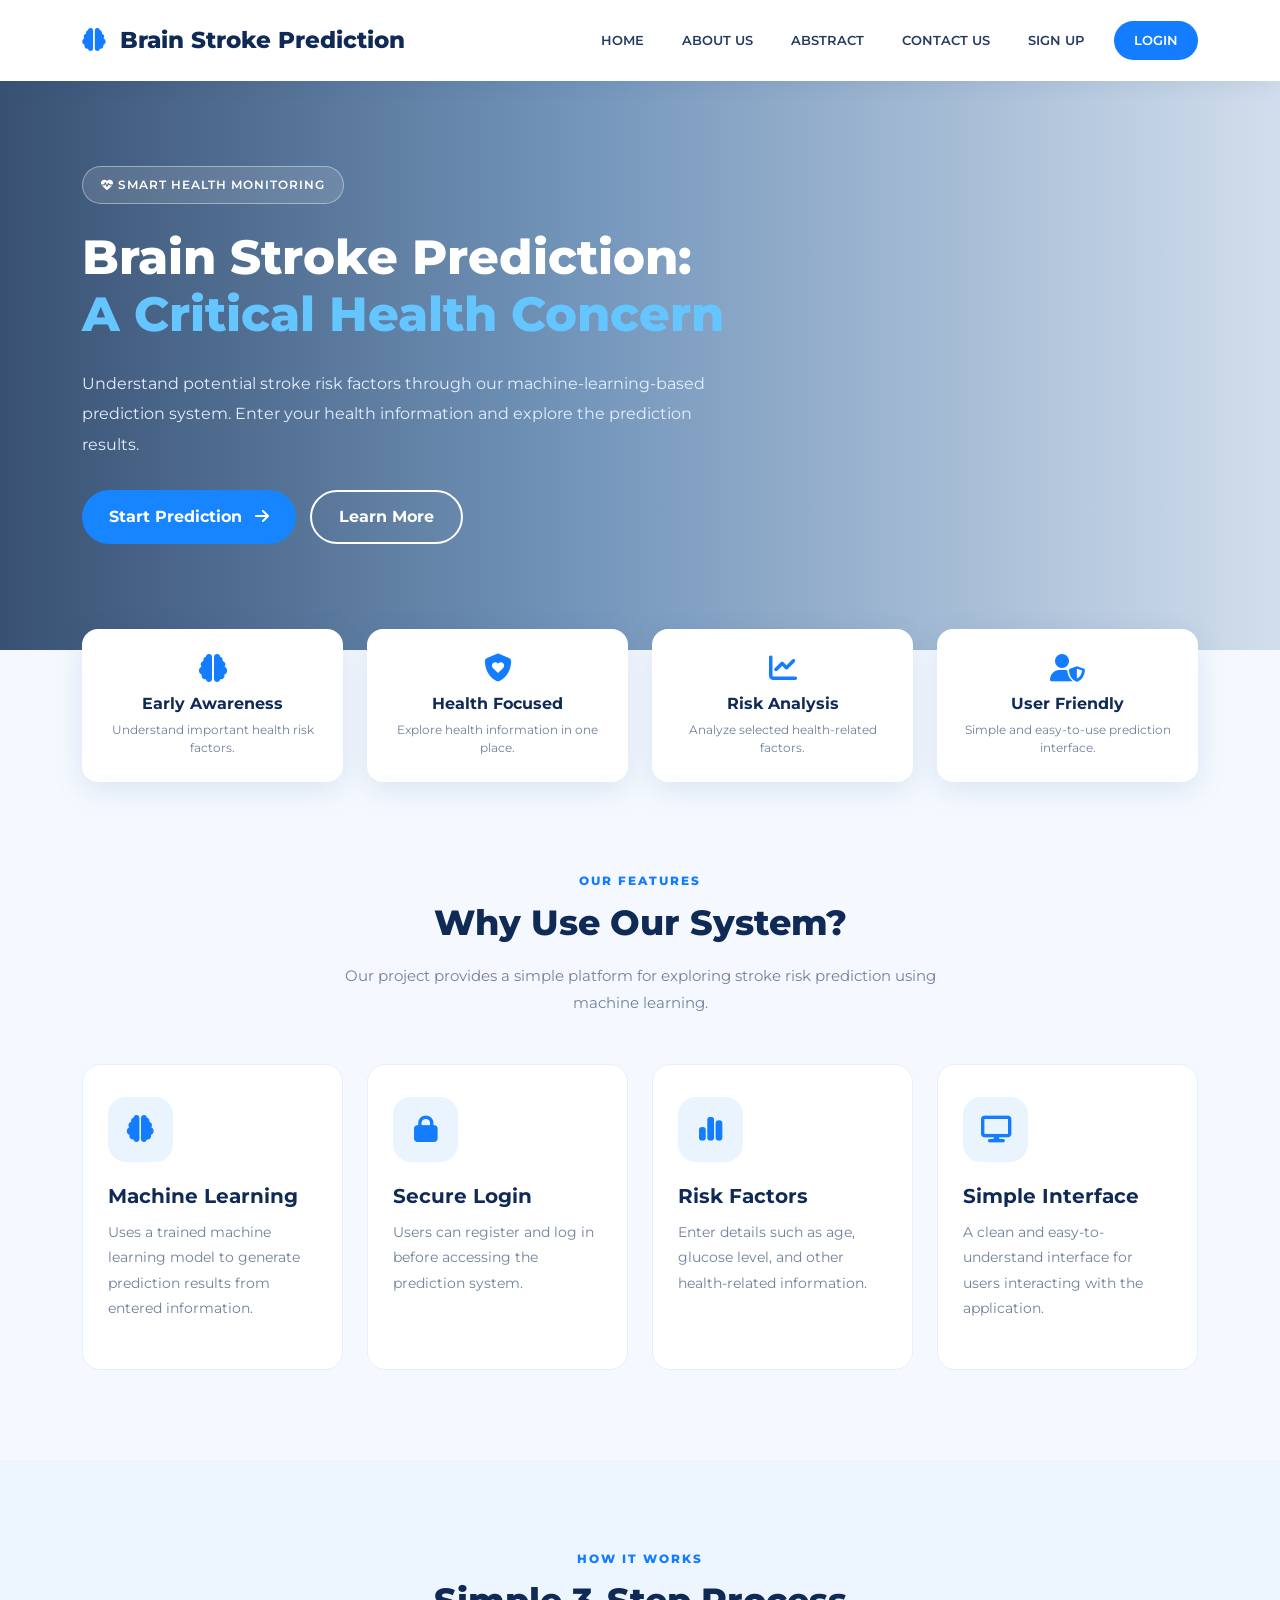
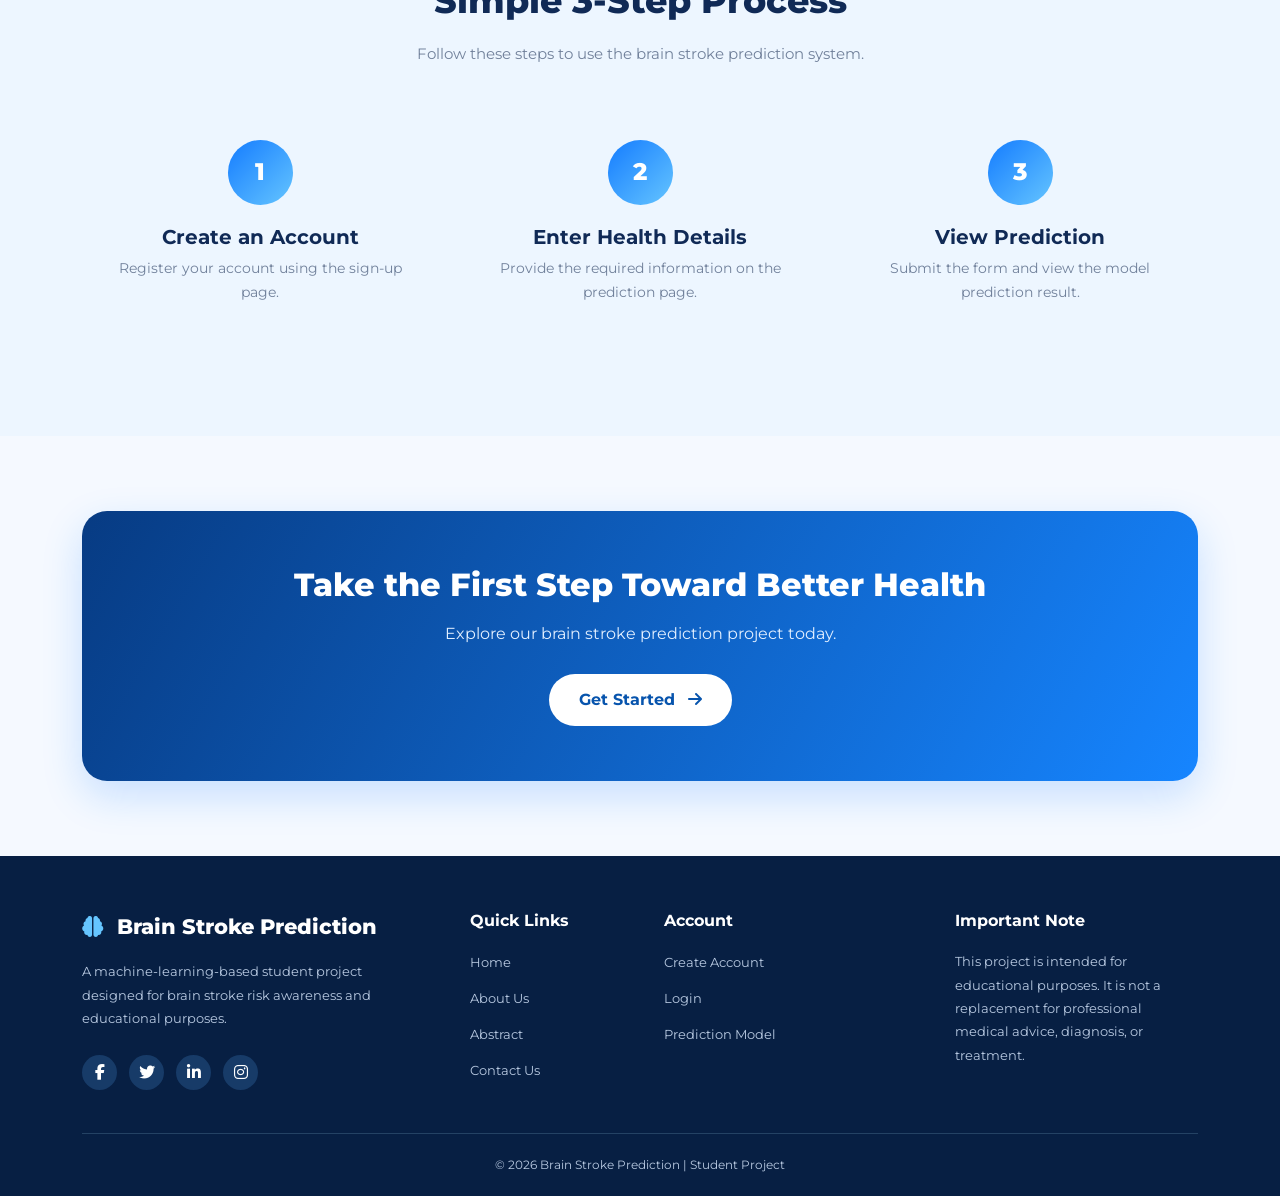
<file: templates/index.html>
<!DOCTYPE html>
<html lang="en">

<head>
  <meta charset="UTF-8">
  <meta name="viewport" content="width=device-width, initial-scale=1.0">

  <title>Brain Stroke Prediction | Home</title>

  <link rel="stylesheet"
    href="https://cdn.jsdelivr.net/npm/bootstrap@5.3.3/dist/css/bootstrap.min.css">

  <link rel="stylesheet"
    href="https://fonts.googleapis.com/css2?family=Montserrat:wght@400;500;600;700;800&display=swap">

  <link rel="stylesheet"
    href="https://cdnjs.cloudflare.com/ajax/libs/font-awesome/6.5.1/css/all.min.css">


    <link rel="icon" href="{{ url_for('static', filename='favicon.ico') }}">
  <style>
    * {
      margin: 0;
      padding: 0;
      box-sizing: border-box;
    }

    body {
      font-family: "Montserrat", sans-serif;
      color: #102a56;
      background: #f5f9ff;
    }

    /* NAVBAR */
    .navbar {
      background: #ffffff;
      padding: 18px 0;
      box-shadow: 0 3px 20px rgba(22, 72, 130, 0.08);
    }

    .navbar-brand {
      font-size: 23px;
      font-weight: 800;
      color: #102a56 !important;
    }

    .navbar-brand i {
      color: #147cff;
      margin-right: 8px;
    }

    .nav-link {
      color: #243b63 !important;
      font-size: 13px;
      font-weight: 600;
      margin-left: 22px;
      transition: 0.3s;
    }

    .nav-link:hover {
      color: #147cff !important;
    }

    .signup-link {
      background: #147cff;
      color: white !important;
      border-radius: 25px;
      padding: 10px 20px !important;
    }

    /* HERO BANNER */
/* HERO BANNER */
.hero {
  min-height: 620px;
  padding: 150px 0 90px;
  position: relative;
  overflow: hidden;

  background:
    linear-gradient(
      90deg,
      rgba(3, 34, 75, 0.78) 0%,
      rgba(8, 67, 130, 0.55) 45%,
      rgba(8, 67, 130, 0.15) 100%
    ),
    url("https://images.unsplash.com/photo-1576091160399-112ba8d25d1d?auto=format&fit=crop&w=2000&q=85");

  background-size: cover;
  background-position: center;
  background-repeat: no-repeat;
}

    .hero-content {
      color: white;
      max-width: 650px;
    }

    .hero-tag {
      display: inline-block;
      padding: 9px 18px;
      border: 1px solid rgba(255,255,255,0.4);
      background: rgba(255,255,255,0.12);
      border-radius: 30px;
      font-size: 12px;
      font-weight: 600;
      letter-spacing: 1px;
      margin-bottom: 25px;
    }

    .hero h1 {
      font-size: 48px;
      line-height: 1.2;
      font-weight: 800;
      margin-bottom: 25px;
    }

    .hero h1 span {
      color: #65c5ff;
    }

    .hero p {
      font-size: 16px;
      line-height: 1.9;
      color: #e3efff;
      margin-bottom: 30px;
    }

    .btn-main {
      background: #1685ff;
      color: white;
      padding: 15px 27px;
      border-radius: 30px;
      text-decoration: none;
      font-weight: 700;
      display: inline-block;
      margin-right: 10px;
      transition: 0.3s;
    }

    .btn-main:hover {
      background: #005ed0;
      color: white;
      transform: translateY(-3px);
    }

    .btn-outline {
      border: 2px solid white;
      color: white;
      padding: 13px 27px;
      border-radius: 30px;
      text-decoration: none;
      font-weight: 700;
      display: inline-block;
      transition: 0.3s;
    }

    .btn-outline:hover {
      background: white;
      color: #102a56;
    }

    /* HIGHLIGHT CARDS */
    .highlight-section {
      margin-top: -45px;
      position: relative;
      z-index: 2;
    }

    .highlight-card {
      background: white;
      border-radius: 16px;
      padding: 25px 18px;
      text-align: center;
      box-shadow: 0 8px 30px rgba(28, 83, 145, 0.12);
      height: 100%;
    }

    .highlight-card i {
      font-size: 28px;
      color: #147cff;
      margin-bottom: 12px;
    }

    .highlight-card h5 {
      font-size: 16px;
      font-weight: 700;
      margin-bottom: 8px;
    }

    .highlight-card p {
      font-size: 12px;
      color: #70809b;
      margin: 0;
    }

    /* SECTION */
    .section {
      padding: 90px 0;
    }

    .section-label {
      color: #147cff;
      font-size: 12px;
      font-weight: 800;
      letter-spacing: 2px;
      text-transform: uppercase;
      margin-bottom: 12px;
    }

    .section-title {
      font-size: 35px;
      font-weight: 800;
      margin-bottom: 18px;
    }

    .section-description {
      color: #71819b;
      font-size: 15px;
      line-height: 1.8;
      max-width: 650px;
      margin: auto;
    }

    /* FEATURES */
    .feature-card {
      background: white;
      border: 1px solid #e4efff;
      border-radius: 18px;
      padding: 32px 25px;
      height: 100%;
      transition: 0.3s;
    }

    .feature-card:hover {
      transform: translateY(-8px);
      box-shadow: 0 12px 35px rgba(20, 124, 255, 0.13);
    }

    .feature-icon {
      width: 65px;
      height: 65px;
      border-radius: 18px;
      background: #eaf4ff;
      color: #147cff;
      display: flex;
      align-items: center;
      justify-content: center;
      font-size: 27px;
      margin-bottom: 22px;
    }

    .feature-card h5 {
      font-weight: 700;
      margin-bottom: 12px;
    }

    .feature-card p {
      color: #71819b;
      font-size: 14px;
      line-height: 1.8;
    }

    /* HOW IT WORKS */
    .steps-section {
      background: #edf6ff;
    }

    .step-card {
      text-align: center;
      padding: 25px;
    }

    .step-number {
      width: 65px;
      height: 65px;
      background: linear-gradient(135deg, #147cff, #65c5ff);
      color: white;
      border-radius: 50%;
      display: flex;
      align-items: center;
      justify-content: center;
      font-size: 24px;
      font-weight: 800;
      margin: 0 auto 20px;
    }

    .step-card h5 {
      font-weight: 700;
    }

    .step-card p {
      color: #71819b;
      font-size: 14px;
      line-height: 1.7;
    }

    /* CTA */
    .cta-section {
      padding: 75px 0;
    }

    .cta-box {
      background: linear-gradient(120deg, #073b83, #1685ff);
      color: white;
      border-radius: 25px;
      padding: 55px 40px;
      text-align: center;
      box-shadow: 0 15px 40px rgba(20, 124, 255, 0.2);
    }

    .cta-box h2 {
      font-size: 32px;
      font-weight: 800;
      margin-bottom: 18px;
    }

    .cta-box p {
      color: #e2efff;
      margin-bottom: 28px;
    }

    .cta-button {
      background: white;
      color: #0754ad;
      padding: 14px 30px;
      border-radius: 30px;
      text-decoration: none;
      font-weight: 700;
      display: inline-block;
    }

    .cta-button:hover {
      background: #eaf4ff;
      color: #0754ad;
    }

    /* FOOTER */
    footer {
      background: #071f43;
      color: white;
      padding: 55px 0 20px;
    }

    .footer-brand {
      font-size: 21px;
      font-weight: 800;
      margin-bottom: 18px;
    }

    .footer-brand i {
      color: #65c5ff;
      margin-right: 8px;
    }

    footer p {
      color: #b8c9e1;
      font-size: 13px;
      line-height: 1.8;
    }

    footer h6 {
      font-weight: 700;
      margin-bottom: 20px;
    }

    .footer-links {
      list-style: none;
      padding: 0;
    }

    .footer-links li {
      margin-bottom: 12px;
    }

    .footer-links a {
      color: #b8c9e1;
      text-decoration: none;
      font-size: 13px;
    }

    .footer-links a:hover {
      color: white;
    }

    .social-icons a {
      width: 35px;
      height: 35px;
      border-radius: 50%;
      background: #173b68;
      color: white;
      display: inline-flex;
      align-items: center;
      justify-content: center;
      margin-right: 8px;
      text-decoration: none;
      transition: 0.3s;
    }

    .social-icons a:hover {
      background: #147cff;
    }

    .footer-bottom {
      border-top: 1px solid #244264;
      margin-top: 35px;
      padding-top: 20px;
      text-align: center;
    }

    .footer-bottom p {
      margin: 0;
      font-size: 12px;
    }

    
/* ========================================
   PREMIUM MOBILE RESPONSIVE DESIGN
======================================== */

/* Smooth scrolling */
html {
  scroll-behavior: smooth;
  scroll-padding-top: 90px;
}

/* Prevent horizontal scrolling */
body {
  overflow-x: hidden;
}

/* Navbar improvement */
.navbar {
  transition: all 0.3s ease;
}

.navbar-toggler {
  border: 1px solid #147cff;
  padding: 8px 12px;
}

.navbar-toggler:focus {
  box-shadow: 0 0 0 3px rgba(20, 124, 255, 0.15);
}

.navbar-toggler-icon {
  width: 20px;
  height: 20px;
}

/* Hero improvement */
.hero {
  display: flex;
  align-items: center;
  min-height: 650px;
}

.hero-content {
  animation: fadeInUp 1s ease;
}

@keyframes fadeInUp {
  from {
    opacity: 0;
    transform: translateY(30px);
  }

  to {
    opacity: 1;
    transform: translateY(0);
  }
}

/* Card hover effect */
.highlight-card,
.feature-card,
.step-card {
  transition: all 0.3s ease;
}

.highlight-card:hover,
.feature-card:hover {
  transform: translateY(-8px);
}

/* Tablet responsive */
@media (max-width: 991px) {

  .navbar {
    padding: 12px 20px;
  }

  .navbar-brand {
    font-size: 19px;
  }

  .navbar-collapse {
    background: white;
    margin-top: 15px;
    padding: 15px;
    border-radius: 15px;
    box-shadow: 0 8px 25px rgba(20, 80, 150, 0.10);
  }

  .nav-link {
    margin-left: 0;
    padding: 12px 15px !important;
    border-radius: 8px;
  }

  .nav-link:hover {
    background: #edf6ff;
  }

  .signup-link {
    display: inline-block;
    margin-top: 5px;
  }

  .hero {
    min-height: 600px;
    padding: 150px 25px 100px;
  }

  .hero h1 {
    font-size: 42px;
  }

  .hero-content {
    max-width: 100%;
  }

  .highlight-section {
    margin-top: -25px;
  }

  .section {
    padding: 65px 20px;
  }

  .cta-section {
    padding: 50px 20px;
  }

  .cta-box {
    padding: 45px 25px;
  }
}

/* Mobile responsive */
@media (max-width: 576px) {

  /* Navbar */
  .navbar {
    padding: 12px 15px;
  }

  .navbar-brand {
    font-size: 16px;
    line-height: 1.4;
  }

  .navbar-brand i {
    margin-right: 4px;
  }

  /* Hero */
  .hero {
    min-height: auto;
    padding: 125px 20px 85px;
    background-position: center;
  }

  .hero-content {
    text-align: center;
  }

  .hero-tag {
    font-size: 9px;
    letter-spacing: 0.7px;
    padding: 8px 12px;
    margin-bottom: 20px;
  }

  .hero h1 {
    font-size: 30px;
    line-height: 1.3;
    margin-bottom: 20px;
  }

  .hero p {
    font-size: 13px;
    line-height: 1.8;
    margin-bottom: 25px;
  }

  .btn-main,
  .btn-outline {
    display: block;
    width: 100%;
    margin: 10px 0;
    padding: 13px 20px;
    font-size: 13px;
  }

  /* Highlight cards */
  .highlight-section {
    margin-top: -20px;
    padding: 0 15px;
  }

  .highlight-card {
    padding: 25px 18px;
    border-radius: 18px;
  }

  .highlight-card h5 {
    font-size: 15px;
  }

  .highlight-card p {
    font-size: 12px;
  }

  /* Sections */
  .section {
    padding: 55px 15px;
  }

  .section-label {
    font-size: 10px;
    letter-spacing: 1.5px;
  }

  .section-title {
    font-size: 25px;
    line-height: 1.4;
  }

  .section-description {
    font-size: 13px;
    line-height: 1.8;
  }

  /* Feature cards */
  .feature-card {
    padding: 28px 22px;
    border-radius: 18px;
  }

  .feature-icon {
    width: 58px;
    height: 58px;
    font-size: 23px;
  }

  .feature-card h5 {
    font-size: 17px;
  }

  .feature-card p {
    font-size: 13px;
    line-height: 1.8;
  }

  /* Steps */
  .steps-section {
    padding: 55px 15px;
  }

  .step-card {
    padding: 20px 15px;
  }

  .step-number {
    width: 58px;
    height: 58px;
    font-size: 21px;
  }

  .step-card h5 {
    font-size: 17px;
  }

  .step-card p {
    font-size: 13px;
  }

  /* CTA */
  .cta-section {
    padding: 35px 15px;
  }

  .cta-box {
    padding: 40px 20px;
    border-radius: 20px;
  }

  .cta-box h2 {
    font-size: 24px;
    line-height: 1.4;
  }

  .cta-box p {
    font-size: 13px;
    line-height: 1.8;
  }

  .cta-button {
    width: 100%;
    padding: 13px 20px;
    font-size: 13px;
  }

  /* Footer */
  footer {
    padding: 40px 20px 20px;
    text-align: center;
  }

  .footer-brand {
    font-size: 18px;
  }

  footer p {
    font-size: 12px;
  }

  footer h6 {
    margin-top: 15px;
    margin-bottom: 15px;
  }

  .footer-links li {
    margin-bottom: 10px;
  }

  .social-icons {
    margin-top: 20px !important;
  }

  .footer-bottom {
    margin-top: 25px;
  }

  .footer-bottom p {
    font-size: 10px;
    line-height: 1.8;
  }
}

/* Extra small mobile screens */
@media (max-width: 360px) {

  .navbar-brand {
    font-size: 14px;
  }

  .hero h1 {
    font-size: 26px;
  }

  .hero p {
    font-size: 12px;
  }

  .hero-tag {
    font-size: 8px;
  }

  .section-title {
    font-size: 23px;
  }

  .cta-box h2 {
    font-size: 21px;
  }
}
  </style>
</head>

<body>

  <!-- NAVBAR -->
  <nav class="navbar navbar-expand-lg fixed-top">
    <div class="container">

      <a class="navbar-brand" href="/">
        <i class="fa-solid fa-brain"></i>
        Brain Stroke Prediction
      </a>

      <button class="navbar-toggler" type="button"
        data-bs-toggle="collapse" data-bs-target="#mainNavbar">
        <span class="navbar-toggler-icon"></span>
      </button>

      <div class="collapse navbar-collapse" id="mainNavbar">
        <ul class="navbar-nav ms-auto align-items-lg-center">

          <li class="nav-item">
            <a class="nav-link" href="/">HOME</a>
          </li>

          <li class="nav-item">
            <a class="nav-link" href="/aboutus">ABOUT US</a>
          </li>

          <li class="nav-item">
            <a class="nav-link" href="/abstract">ABSTRACT</a>
          </li>

          <li class="nav-item">
            <a class="nav-link" href="/contactus">CONTACT US</a>
          </li>

          <li class="nav-item">
            <a class="nav-link" href="/register">SIGN UP</a>
          </li>

          <li class="nav-item">
            <a class="nav-link signup-link" href="/login">LOGIN</a>
          </li>

        </ul>
      </div>
    </div>
  </nav>

  <!-- HERO BANNER -->
  <section class="hero">

    <div class="container">
      <div class="hero-content">

        <div class="hero-tag">
          <i class="fa-solid fa-heart-pulse"></i>
          SMART HEALTH MONITORING
        </div>

        <h1>
          Brain Stroke Prediction:
          <span>A Critical Health Concern</span>
        </h1>

        <p>
          Understand potential stroke risk factors through our
          machine-learning-based prediction system. Enter your health
          information and explore the prediction results.
        </p>

        <a href="/login" class="btn-main">
          Start Prediction
          <i class="fa-solid fa-arrow-right ms-2"></i>
        </a>

        <a href="/aboutus" class="btn-outline">
          Learn More
        </a>

      </div>
    </div>

  </section>

  <!-- HIGHLIGHTS -->
  <section class="highlight-section">
    <div class="container">

      <div class="row g-4">

        <div class="col-lg-3 col-md-6">
          <div class="highlight-card">
            <i class="fa-solid fa-brain"></i>
            <h5>Early Awareness</h5>
            <p>Understand important health risk factors.</p>
          </div>
        </div>

        <div class="col-lg-3 col-md-6">
          <div class="highlight-card">
            <i class="fa-solid fa-shield-heart"></i>
            <h5>Health Focused</h5>
            <p>Explore health information in one place.</p>
          </div>
        </div>

        <div class="col-lg-3 col-md-6">
          <div class="highlight-card">
            <i class="fa-solid fa-chart-line"></i>
            <h5>Risk Analysis</h5>
            <p>Analyze selected health-related factors.</p>
          </div>
        </div>

        <div class="col-lg-3 col-md-6">
          <div class="highlight-card">
            <i class="fa-solid fa-user-shield"></i>
            <h5>User Friendly</h5>
            <p>Simple and easy-to-use prediction interface.</p>
          </div>
        </div>

      </div>

    </div>
  </section>

  <!-- FEATURES -->
  <section class="section">
    <div class="container">

      <div class="text-center mb-5">
        <div class="section-label">OUR FEATURES</div>

        <h2 class="section-title">
          Why Use Our System?
        </h2>

        <p class="section-description">
          Our project provides a simple platform for exploring stroke
          risk prediction using machine learning.
        </p>
      </div>

      <div class="row g-4">

        <div class="col-lg-3 col-md-6">
          <div class="feature-card">
            <div class="feature-icon">
              <i class="fa-solid fa-brain"></i>
            </div>
            <h5>Machine Learning</h5>
            <p>
              Uses a trained machine learning model to generate
              prediction results from entered information.
            </p>
          </div>
        </div>

        <div class="col-lg-3 col-md-6">
          <div class="feature-card">
            <div class="feature-icon">
              <i class="fa-solid fa-lock"></i>
            </div>
            <h5>Secure Login</h5>
            <p>
              Users can register and log in before accessing the
              prediction system.
            </p>
          </div>
        </div>

        <div class="col-lg-3 col-md-6">
          <div class="feature-card">
            <div class="feature-icon">
              <i class="fa-solid fa-chart-simple"></i>
            </div>
            <h5>Risk Factors</h5>
            <p>
              Enter details such as age, glucose level, and other
              health-related information.
            </p>
          </div>
        </div>

        <div class="col-lg-3 col-md-6">
          <div class="feature-card">
            <div class="feature-icon">
              <i class="fa-solid fa-display"></i>
            </div>
            <h5>Simple Interface</h5>
            <p>
              A clean and easy-to-understand interface for users
              interacting with the application.
            </p>
          </div>
        </div>

      </div>
    </div>
  </section>

  <!-- HOW IT WORKS -->
  <section class="section steps-section">
    <div class="container">

      <div class="text-center mb-5">
        <div class="section-label">HOW IT WORKS</div>

        <h2 class="section-title">
          Simple 3-Step Process
        </h2>

        <p class="section-description">
          Follow these steps to use the brain stroke prediction system.
        </p>
      </div>

      <div class="row g-4">

        <div class="col-lg-4">
          <div class="step-card">
            <div class="step-number">1</div>
            <h5>Create an Account</h5>
            <p>
              Register your account using the sign-up page.
            </p>
          </div>
        </div>

        <div class="col-lg-4">
          <div class="step-card">
            <div class="step-number">2</div>
            <h5>Enter Health Details</h5>
            <p>
              Provide the required information on the prediction page.
            </p>
          </div>
        </div>

        <div class="col-lg-4">
          <div class="step-card">
            <div class="step-number">3</div>
            <h5>View Prediction</h5>
            <p>
              Submit the form and view the model prediction result.
            </p>
          </div>
        </div>

      </div>
    </div>
  </section>

  <!-- CTA BANNER -->
  <section class="cta-section">
    <div class="container">

      <div class="cta-box">

        <h2>
          Take the First Step Toward Better Health
        </h2>

        <p>
          Explore our brain stroke prediction project today.
        </p>

        <a href="/login" class="cta-button">
          Get Started
          <i class="fa-solid fa-arrow-right ms-2"></i>
        </a>

      </div>

    </div>
  </section>

  <!-- FOOTER -->
  <footer>

    <div class="container">

      <div class="row g-5">

        <div class="col-lg-4">
          <div class="footer-brand">
            <i class="fa-solid fa-brain"></i>
            Brain Stroke Prediction
          </div>

          <p>
            A machine-learning-based student project designed for
            brain stroke risk awareness and educational purposes.
          </p>

          <div class="social-icons mt-4">
            <a href="#"><i class="fa-brands fa-facebook-f"></i></a>
            <a href="#"><i class="fa-brands fa-twitter"></i></a>
            <a href="#"><i class="fa-brands fa-linkedin-in"></i></a>
            <a href="#"><i class="fa-brands fa-instagram"></i></a>
          </div>
        </div>

        <div class="col-lg-2 col-md-4">
          <h6>Quick Links</h6>

          <ul class="footer-links">
            <li><a href="/">Home</a></li>
            <li><a href="/aboutus">About Us</a></li>
            <li><a href="/abstract">Abstract</a></li>
            <li><a href="/contactus">Contact Us</a></li>
          </ul>
        </div>

        <div class="col-lg-3 col-md-4">
          <h6>Account</h6>

          <ul class="footer-links">
            <li><a href="/register">Create Account</a></li>
            <li><a href="/login">Login</a></li>
            <li><a href="/Model">Prediction Model</a></li>
          </ul>
        </div>

        <div class="col-lg-3 col-md-4">
          <h6>Important Note</h6>

          <p>
            This project is intended for educational purposes.
            It is not a replacement for professional medical advice,
            diagnosis, or treatment.
          </p>
        </div>

      </div>

      <div class="footer-bottom">
        <p>
          © 2026 Brain Stroke Prediction | Student Project
        </p>
      </div>

    </div>

  </footer>

  <script src="https://cdn.jsdelivr.net/npm/bootstrap@5.3.3/dist/js/bootstrap.bundle.min.js"></script>

</body>
</html>
</file>
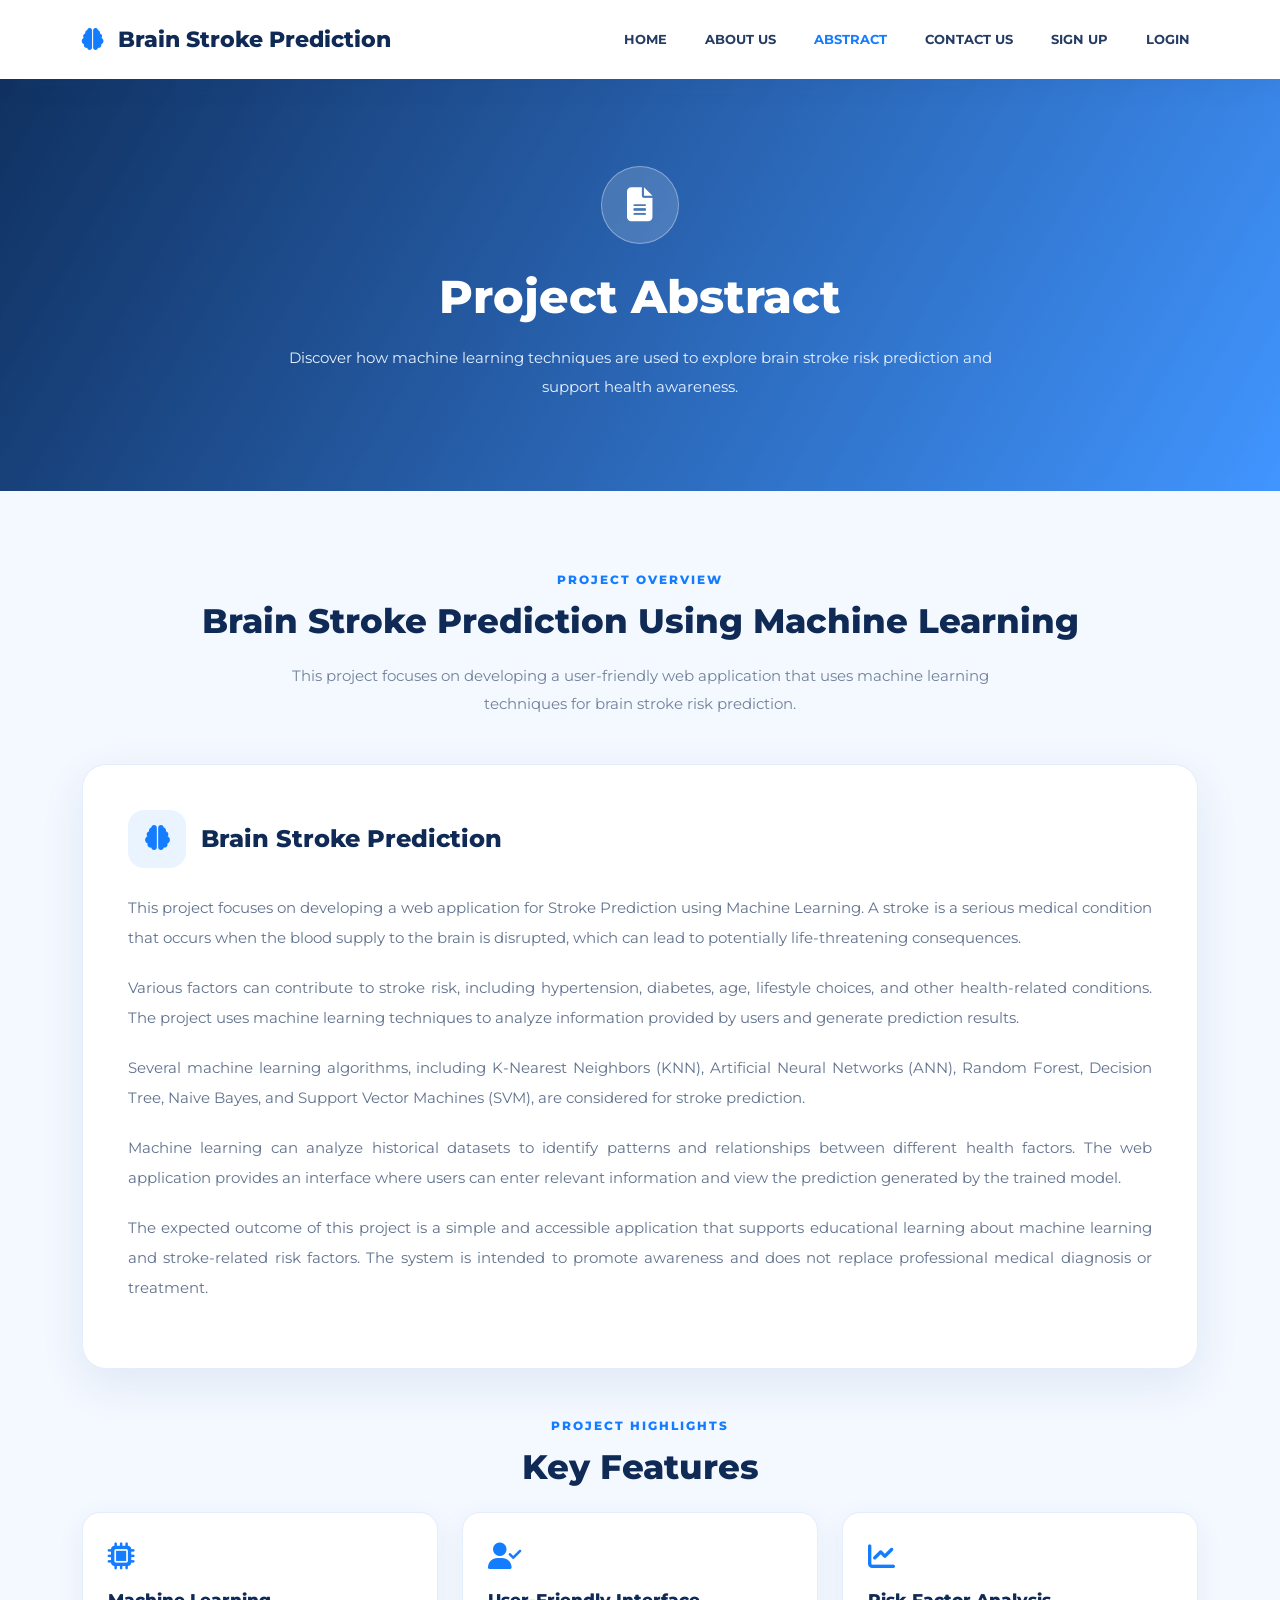
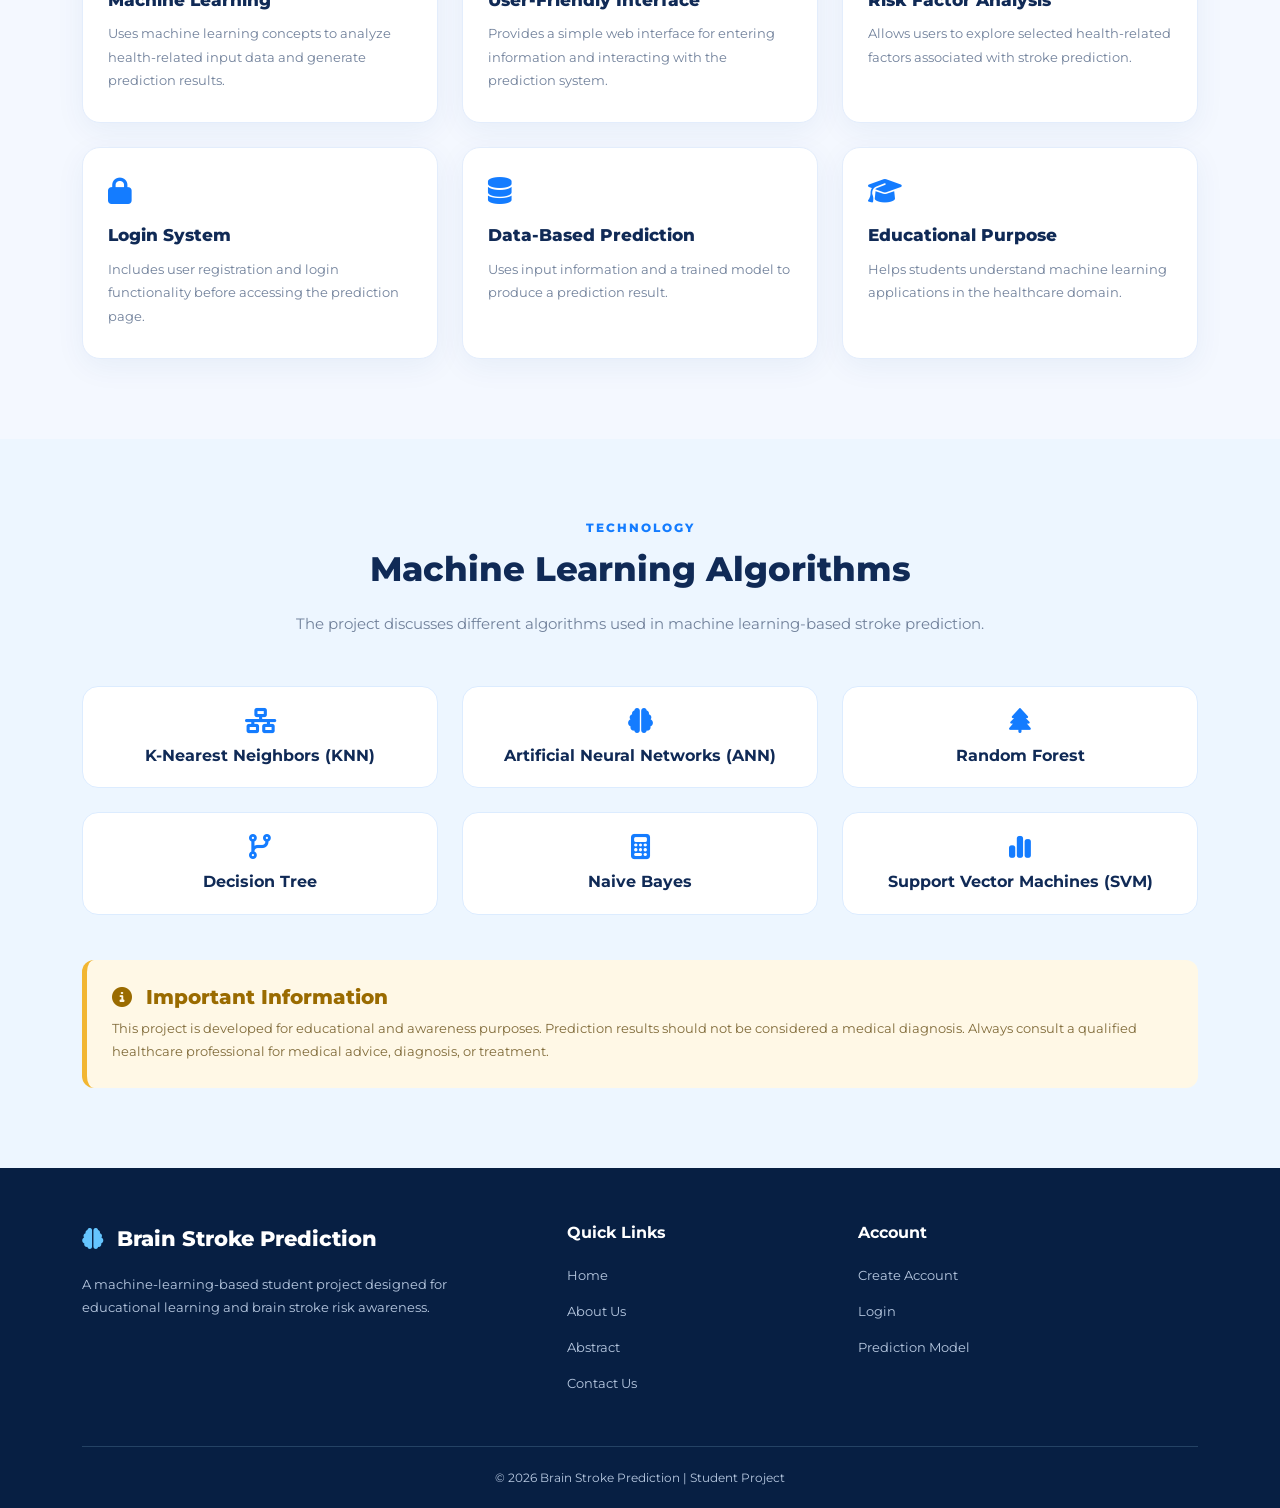
<file: templates/abstract.html>
<!DOCTYPE html>
<html lang="en">

<head>
  <meta charset="UTF-8">
  <meta name="viewport" content="width=device-width, initial-scale=1.0">

  <title>Brain Stroke Prediction | Abstract</title>

  <!-- Bootstrap -->
  <link rel="stylesheet"
    href="https://cdn.jsdelivr.net/npm/bootstrap@5.3.3/dist/css/bootstrap.min.css">

  <!-- Google Font -->
  <link rel="stylesheet"
    href="https://fonts.googleapis.com/css2?family=Montserrat:wght@400;500;600;700;800&display=swap">

  <!-- Font Awesome -->
  <link rel="stylesheet"
    href="https://cdnjs.cloudflare.com/ajax/libs/font-awesome/6.5.1/css/all.min.css">

  <style>
    * {
      margin: 0;
      padding: 0;
      box-sizing: border-box;
    }

    body {
      font-family: "Montserrat", sans-serif;
      background: #f4f8ff;
      color: #102a56;
    }

    /* NAVBAR */

    .navbar {
      background: white;
      padding: 18px 0;
      box-shadow: 0 4px 25px rgba(20, 70, 130, 0.08);
    }

    .navbar-brand {
      font-size: 22px;
      font-weight: 800;
      color: #102a56 !important;
    }

    .navbar-brand i {
      color: #147cff;
      margin-right: 8px;
    }

    .nav-link {
      color: #243b63 !important;
      font-size: 13px;
      font-weight: 700;
      margin-left: 22px;
      transition: 0.3s;
    }

    .nav-link:hover,
    .nav-link.active {
      color: #147cff !important;
    }

    /* HERO */

    .abstract-hero {
      margin-top: 76px;
      padding: 90px 20px;
      text-align: center;
      color: white;
      background:
        linear-gradient(
          120deg,
          rgba(4, 38, 88, 0.95),
          rgba(20, 124, 255, 0.80)
        ),
        url("https://images.unsplash.com/photo-1559757175-0eb30cd8c063?auto=format&fit=crop&w=1800&q=85");
      background-size: cover;
      background-position: center;
    }

    .hero-icon {
      width: 78px;
      height: 78px;
      display: flex;
      align-items: center;
      justify-content: center;
      margin: 0 auto 25px;
      border-radius: 50%;
      background: rgba(255, 255, 255, 0.16);
      border: 1px solid rgba(255, 255, 255, 0.35);
      font-size: 34px;
    }

    .abstract-hero h1 {
      font-size: 46px;
      font-weight: 800;
      margin-bottom: 20px;
    }

    .abstract-hero p {
      max-width: 760px;
      margin: auto;
      color: #e7f1ff;
      font-size: 15px;
      line-height: 1.9;
    }

    /* MAIN CONTENT */

    .content-section {
      padding: 80px 0;
    }

    .section-label {
      color: #147cff;
      font-size: 12px;
      font-weight: 800;
      letter-spacing: 2px;
      text-transform: uppercase;
      margin-bottom: 12px;
    }

    .section-title {
      font-size: 34px;
      font-weight: 800;
      margin-bottom: 20px;
    }

    .section-description {
      color: #71819b;
      font-size: 15px;
      line-height: 1.9;
      max-width: 750px;
      margin: auto;
    }

    /* ABSTRACT CARD */

    .abstract-card {
      background: white;
      border-radius: 24px;
      padding: 45px;
      margin-top: 45px;
      border: 1px solid #e3edfc;
      box-shadow: 0 15px 45px rgba(20, 75, 140, 0.09);
    }

    .card-heading {
      display: flex;
      align-items: center;
      gap: 15px;
      margin-bottom: 25px;
    }

    .card-heading-icon {
      width: 58px;
      height: 58px;
      flex-shrink: 0;
      display: flex;
      align-items: center;
      justify-content: center;
      background: #eaf4ff;
      color: #147cff;
      border-radius: 16px;
      font-size: 25px;
    }

    .card-heading h2 {
      font-size: 24px;
      font-weight: 800;
      margin: 0;
    }

    .abstract-card p {
      color: #61728e;
      font-size: 15px;
      line-height: 2;
      text-align: justify;
      margin-bottom: 20px;
    }

    /* KEY FEATURES */

    .feature-card {
      height: 100%;
      background: white;
      padding: 30px 25px;
      border-radius: 18px;
      border: 1px solid #e3edfc;
      box-shadow: 0 8px 30px rgba(20, 75, 140, 0.06);
      transition: 0.3s;
    }

    .feature-card:hover {
      transform: translateY(-7px);
      box-shadow: 0 15px 35px rgba(20, 124, 255, 0.14);
    }

    .feature-card i {
      color: #147cff;
      font-size: 27px;
      margin-bottom: 20px;
    }

    .feature-card h5 {
      font-size: 17px;
      font-weight: 800;
      margin-bottom: 12px;
    }

    .feature-card p {
      color: #71819b;
      font-size: 13px;
      line-height: 1.8;
      margin: 0;
    }

    /* TECHNOLOGY SECTION */

    .technology-section {
      background: #edf6ff;
      padding: 80px 0;
    }

    .algorithm-box {
      background: white;
      border-radius: 16px;
      padding: 22px;
      text-align: center;
      height: 100%;
      border: 1px solid #dcecff;
      transition: 0.3s;
    }

    .algorithm-box:hover {
      transform: translateY(-5px);
      border-color: #147cff;
    }

    .algorithm-box i {
      color: #147cff;
      font-size: 25px;
      margin-bottom: 12px;
    }

    .algorithm-box h6 {
      font-weight: 700;
      margin: 0;
    }

    /* DISCLAIMER */

    .disclaimer {
      background: #fff8e6;
      border-left: 5px solid #f2b632;
      border-radius: 12px;
      padding: 25px;
      margin-top: 45px;
    }

    .disclaimer h5 {
      color: #9a6b00;
      font-weight: 800;
    }

    .disclaimer p {
      color: #806b3a;
      font-size: 13px;
      line-height: 1.8;
      margin: 0;
    }

    /* FOOTER */

    footer {
      background: #071f43;
      color: white;
      padding: 55px 0 20px;
    }

    .footer-brand {
      font-size: 21px;
      font-weight: 800;
      margin-bottom: 18px;
    }

    .footer-brand i {
      color: #65c5ff;
      margin-right: 8px;
    }

    footer p {
      color: #b8c9e1;
      font-size: 13px;
      line-height: 1.8;
    }

    footer h6 {
      font-weight: 700;
      margin-bottom: 20px;
    }

    .footer-links {
      list-style: none;
      padding: 0;
    }

    .footer-links li {
      margin-bottom: 12px;
    }

    .footer-links a {
      color: #b8c9e1;
      text-decoration: none;
      font-size: 13px;
    }

    .footer-links a:hover {
      color: white;
    }

    .footer-bottom {
      border-top: 1px solid #244264;
      margin-top: 35px;
      padding-top: 20px;
      text-align: center;
    }

    .footer-bottom p {
      margin: 0;
      font-size: 12px;
    }

    /* MOBILE RESPONSIVE */

    @media (max-width: 768px) {

      .navbar {
        padding: 14px 0;
      }

      .navbar-brand {
        font-size: 17px;
      }

      .nav-link {
        margin-left: 0;
        padding: 12px 0 !important;
      }

      .abstract-hero {
        margin-top: 65px;
        padding: 65px 20px;
      }

      .abstract-hero h1 {
        font-size: 31px;
      }

      .abstract-hero p {
        font-size: 13px;
        line-height: 1.8;
      }

      .content-section,
      .technology-section {
        padding: 55px 0;
      }

      .section-title {
        font-size: 27px;
      }

      .section-description {
        font-size: 13px;
        padding: 0 10px;
      }

      .abstract-card {
        padding: 25px 20px;
        margin-top: 30px;
        border-radius: 18px;
      }

      .card-heading h2 {
        font-size: 19px;
      }

      .abstract-card p {
        font-size: 13px;
        line-height: 1.9;
        text-align: left;
      }

      .feature-card {
        padding: 25px 20px;
      }

      .disclaimer {
        margin: 30px 15px 0;
      }
    }
  </style>
</head>

<body>

  <!-- NAVBAR -->

  <nav class="navbar navbar-expand-lg fixed-top">
    <div class="container">

      <a class="navbar-brand" href="/">
        <i class="fa-solid fa-brain"></i>
        Brain Stroke Prediction
      </a>

      <button class="navbar-toggler" type="button"
        data-bs-toggle="collapse" data-bs-target="#mainNavbar"
        aria-controls="mainNavbar" aria-expanded="false"
        aria-label="Toggle navigation">

        <span class="navbar-toggler-icon"></span>
      </button>

      <div class="collapse navbar-collapse" id="mainNavbar">
        <ul class="navbar-nav ms-auto">

          <li class="nav-item">
            <a class="nav-link" href="/">HOME</a>
          </li>

          <li class="nav-item">
            <a class="nav-link" href="/aboutus">ABOUT US</a>
          </li>

          <li class="nav-item">
            <a class="nav-link active" href="/abstract">ABSTRACT</a>
          </li>

          <li class="nav-item">
            <a class="nav-link" href="/contactus">CONTACT US</a>
          </li>

          <li class="nav-item">
            <a class="nav-link" href="/register">SIGN UP</a>
          </li>

          <li class="nav-item">
            <a class="nav-link" href="/login">LOGIN</a>
          </li>

        </ul>
      </div>
    </div>
  </nav>

  <!-- HERO -->

  <section class="abstract-hero">

    <div class="hero-icon">
      <i class="fa-solid fa-file-lines"></i>
    </div>

    <h1>Project Abstract</h1>

    <p>
      Discover how machine learning techniques are used to explore
      brain stroke risk prediction and support health awareness.
    </p>

  </section>

  <!-- MAIN ABSTRACT -->

  <section class="content-section">

    <div class="container">

      <div class="text-center">
        <div class="section-label">PROJECT OVERVIEW</div>

        <h2 class="section-title">
          Brain Stroke Prediction Using Machine Learning
        </h2>

        <p class="section-description">
          This project focuses on developing a user-friendly web
          application that uses machine learning techniques for
          brain stroke risk prediction.
        </p>
      </div>

      <div class="abstract-card">

        <div class="card-heading">

          <div class="card-heading-icon">
            <i class="fa-solid fa-brain"></i>
          </div>

          <h2>Brain Stroke Prediction</h2>

        </div>

        <p>
          This project focuses on developing a web application for
          Stroke Prediction using Machine Learning. A stroke is a
          serious medical condition that occurs when the blood supply
          to the brain is disrupted, which can lead to potentially
          life-threatening consequences.
        </p>

        <p>
          Various factors can contribute to stroke risk, including
          hypertension, diabetes, age, lifestyle choices, and other
          health-related conditions. The project uses machine learning
          techniques to analyze information provided by users and
          generate prediction results.
        </p>

        <p>
          Several machine learning algorithms, including K-Nearest
          Neighbors (KNN), Artificial Neural Networks (ANN), Random
          Forest, Decision Tree, Naive Bayes, and Support Vector
          Machines (SVM), are considered for stroke prediction.
        </p>

        <p>
          Machine learning can analyze historical datasets to identify
          patterns and relationships between different health factors.
          The web application provides an interface where users can
          enter relevant information and view the prediction generated
          by the trained model.
        </p>

        <p>
          The expected outcome of this project is a simple and
          accessible application that supports educational learning
          about machine learning and stroke-related risk factors.
          The system is intended to promote awareness and does not
          replace professional medical diagnosis or treatment.
        </p>

      </div>

      <!-- FEATURES -->

      <div class="text-center mt-5 mb-4">

        <div class="section-label">PROJECT HIGHLIGHTS</div>

        <h2 class="section-title">
          Key Features
        </h2>

      </div>

      <div class="row g-4">

        <div class="col-lg-4 col-md-6">
          <div class="feature-card">

            <i class="fa-solid fa-microchip"></i>

            <h5>Machine Learning</h5>

            <p>
              Uses machine learning concepts to analyze health-related
              input data and generate prediction results.
            </p>

          </div>
        </div>

        <div class="col-lg-4 col-md-6">
          <div class="feature-card">

            <i class="fa-solid fa-user-check"></i>

            <h5>User-Friendly Interface</h5>

            <p>
              Provides a simple web interface for entering information
              and interacting with the prediction system.
            </p>

          </div>
        </div>

        <div class="col-lg-4 col-md-6">
          <div class="feature-card">

            <i class="fa-solid fa-chart-line"></i>

            <h5>Risk Factor Analysis</h5>

            <p>
              Allows users to explore selected health-related factors
              associated with stroke prediction.
            </p>

          </div>
        </div>

        <div class="col-lg-4 col-md-6">
          <div class="feature-card">

            <i class="fa-solid fa-lock"></i>

            <h5>Login System</h5>

            <p>
              Includes user registration and login functionality
              before accessing the prediction page.
            </p>

          </div>
        </div>

        <div class="col-lg-4 col-md-6">
          <div class="feature-card">

            <i class="fa-solid fa-database"></i>

            <h5>Data-Based Prediction</h5>

            <p>
              Uses input information and a trained model to produce
              a prediction result.
            </p>

          </div>
        </div>

        <div class="col-lg-4 col-md-6">
          <div class="feature-card">

            <i class="fa-solid fa-graduation-cap"></i>

            <h5>Educational Purpose</h5>

            <p>
              Helps students understand machine learning applications
              in the healthcare domain.
            </p>

          </div>
        </div>

      </div>

    </div>

  </section>

  <!-- TECHNOLOGY SECTION -->

  <section class="technology-section">

    <div class="container">

      <div class="text-center mb-5">

        <div class="section-label">TECHNOLOGY</div>

        <h2 class="section-title">
          Machine Learning Algorithms
        </h2>

        <p class="section-description">
          The project discusses different algorithms used in machine
          learning-based stroke prediction.
        </p>

      </div>

      <div class="row g-4">

        <div class="col-lg-4 col-md-6">
          <div class="algorithm-box">
            <i class="fa-solid fa-network-wired"></i>
            <h6>K-Nearest Neighbors (KNN)</h6>
          </div>
        </div>

        <div class="col-lg-4 col-md-6">
          <div class="algorithm-box">
            <i class="fa-solid fa-brain"></i>
            <h6>Artificial Neural Networks (ANN)</h6>
          </div>
        </div>

        <div class="col-lg-4 col-md-6">
          <div class="algorithm-box">
            <i class="fa-solid fa-tree"></i>
            <h6>Random Forest</h6>
          </div>
        </div>

        <div class="col-lg-4 col-md-6">
          <div class="algorithm-box">
            <i class="fa-solid fa-code-branch"></i>
            <h6>Decision Tree</h6>
          </div>
        </div>

        <div class="col-lg-4 col-md-6">
          <div class="algorithm-box">
            <i class="fa-solid fa-calculator"></i>
            <h6>Naive Bayes</h6>
          </div>
        </div>

        <div class="col-lg-4 col-md-6">
          <div class="algorithm-box">
            <i class="fa-solid fa-chart-simple"></i>
            <h6>Support Vector Machines (SVM)</h6>
          </div>
        </div>

      </div>

      <!-- DISCLAIMER -->

      <div class="disclaimer">

        <h5>
          <i class="fa-solid fa-circle-info me-2"></i>
          Important Information
        </h5>

        <p>
          This project is developed for educational and awareness
          purposes. Prediction results should not be considered a
          medical diagnosis. Always consult a qualified healthcare
          professional for medical advice, diagnosis, or treatment.
        </p>

      </div>

    </div>

  </section>

  <!-- FOOTER -->

  <footer>

    <div class="container">

      <div class="row g-5">

        <div class="col-lg-5">

          <div class="footer-brand">
            <i class="fa-solid fa-brain"></i>
            Brain Stroke Prediction
          </div>

          <p>
            A machine-learning-based student project designed for
            educational learning and brain stroke risk awareness.
          </p>

        </div>

        <div class="col-lg-3 col-md-6">

          <h6>Quick Links</h6>

          <ul class="footer-links">
            <li><a href="/">Home</a></li>
            <li><a href="/aboutus">About Us</a></li>
            <li><a href="/abstract">Abstract</a></li>
            <li><a href="/contactus">Contact Us</a></li>
          </ul>

        </div>

        <div class="col-lg-4 col-md-6">

          <h6>Account</h6>

          <ul class="footer-links">
            <li><a href="/register">Create Account</a></li>
            <li><a href="/login">Login</a></li>
            <li><a href="/Model">Prediction Model</a></li>
          </ul>

        </div>

      </div>

      <div class="footer-bottom">

        <p>
          © 2026 Brain Stroke Prediction | Student Project
        </p>

      </div>

    </div>

  </footer>

  <!-- Bootstrap JS -->

  <script src="https://cdn.jsdelivr.net/npm/bootstrap@5.3.3/dist/js/bootstrap.bundle.min.js"></script>

</body>

</html>
</file>
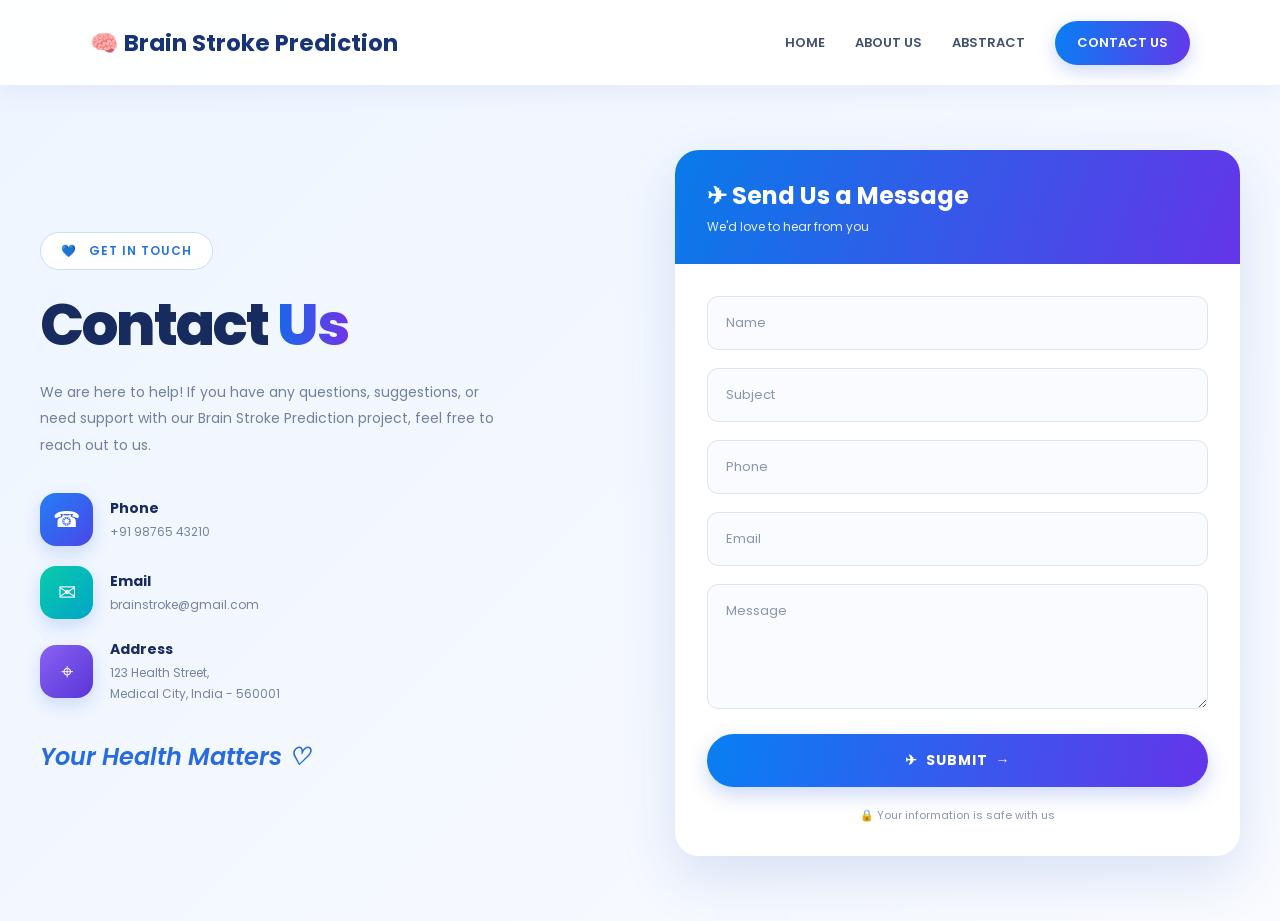
<file: templates/contactus.html>
<!DOCTYPE html>
<html lang="en">

<head>
  <meta charset="UTF-8">
  <meta name="viewport" content="width=device-width, initial-scale=1.0">

  <title>Contact Us | Brain Stroke Prediction</title>

  <link href="https://fonts.googleapis.com/css2?family=Poppins:wght@400;500;600;700;800&display=swap"
    rel="stylesheet">

  <style>
    * {
      margin: 0;
      padding: 0;
      box-sizing: border-box;
    }

    body {
      font-family: 'Poppins', sans-serif;
      background: linear-gradient(135deg, #eef5ff, #f9fbff);
      color: #172b5f;
      min-height: 100vh;
    }

    /* NAVBAR */
    .navbar {
      height: 85px;
      padding: 0 7%;
      display: flex;
      align-items: center;
      justify-content: space-between;
      background: rgba(255, 255, 255, 0.97);
      box-shadow: 0 5px 25px rgba(30, 70, 150, 0.08);
    }

    .logo {
      font-size: 23px;
      font-weight: 700;
      color: #163477;
    }

    .nav-links {
      display: flex;
      align-items: center;
      gap: 30px;
    }

    .nav-links a {
      color: #435273;
      text-decoration: none;
      font-size: 13px;
      font-weight: 600;
      transition: 0.3s;
    }

    .nav-links a:hover {
      color: #2868e8;
    }

    .active-link {
      color: white !important;
      padding: 12px 22px;
      border-radius: 30px;
      background: linear-gradient(100deg, #087ff3, #6437e9);
      box-shadow: 0 6px 18px rgba(60, 100, 230, 0.25);
    }

    /* MAIN CONTENT */
    .main {
      max-width: 1250px;
      margin: auto;
      padding: 65px 25px;
      display: grid;
      grid-template-columns: 1fr 1fr;
      gap: 70px;
      align-items: center;
    }

    /* LEFT SECTION */
    .tag {
      display: inline-block;
      padding: 9px 20px;
      border: 1px solid #c9ddff;
      border-radius: 30px;
      color: #2674df;
      background: white;
      font-size: 12px;
      font-weight: 600;
      letter-spacing: 1px;
      margin-bottom: 22px;
    }

    .left-section h1 {
      font-size: 58px;
      line-height: 1.15;
      font-weight: 800;
      letter-spacing: -2px;
      margin-bottom: 20px;
    }

    .gradient-text {
      background: linear-gradient(90deg, #1769e8, #7134e8);
      -webkit-background-clip: text;
      -webkit-text-fill-color: transparent;
    }

    .description {
      color: #71809d;
      font-size: 14px;
      line-height: 1.9;
      max-width: 460px;
      margin-bottom: 35px;
    }

    /* CONTACT DETAILS */
    .contact-details {
      display: flex;
      flex-direction: column;
      gap: 20px;
    }

    .detail {
      display: flex;
      align-items: center;
      gap: 17px;
    }

    .detail-icon {
      width: 53px;
      height: 53px;
      min-width: 53px;
      display: flex;
      align-items: center;
      justify-content: center;
      border-radius: 16px;
      color: white;
      font-size: 22px;
      background: linear-gradient(135deg, #247ef5, #4947e8);
      box-shadow: 0 7px 18px rgba(45, 105, 230, 0.2);
    }

    .detail:nth-child(2) .detail-icon {
      background: linear-gradient(135deg, #0acbab, #00a5c7);
    }

    .detail:nth-child(3) .detail-icon {
      background: linear-gradient(135deg, #8862f2, #5935d7);
    }

    .detail h3 {
      font-size: 14px;
      color: #172b5f;
      margin-bottom: 3px;
    }

    .detail p {
      color: #75839f;
      font-size: 12px;
      line-height: 1.7;
    }

    .health-text {
      margin-top: 35px;
      color: #286be0;
      font-size: 24px;
      font-weight: 600;
      font-style: italic;
    }

    /* FORM CARD */
    .form-card {
      background: white;
      border-radius: 24px;
      overflow: hidden;
      box-shadow: 0 20px 55px rgba(42, 89, 180, 0.15);
    }

    .form-header {
      padding: 28px 32px;
      color: white;
      background: linear-gradient(110deg, #087be9, #6435e8);
    }

    .form-header h2 {
      font-size: 24px;
      font-weight: 700;
      margin-bottom: 5px;
    }

    .form-header p {
      font-size: 12px;
      opacity: 0.9;
    }

    .form-body {
      padding: 32px;
    }

    /* INPUTS */
    .input-field {
      margin-bottom: 18px;
    }

    .input-field input,
    .input-field textarea {
      width: 100%;
      padding: 16px 18px;
      border: 1px solid #dce4f2;
      border-radius: 11px;
      background: #f9fbff;
      color: #273d6b;
      font-family: inherit;
      font-size: 13px;
      outline: none;
      transition: 0.3s;
    }

    .input-field input:focus,
    .input-field textarea:focus {
      border-color: #3b80ec;
      background: white;
      box-shadow: 0 0 0 4px rgba(59, 128, 236, 0.1);
    }

    .input-field input::placeholder,
    .input-field textarea::placeholder {
      color: #8996ae;
    }

    .input-field textarea {
      height: 125px;
      resize: vertical;
    }

    /* ERROR MESSAGE */
    #error_message {
      display: none;
      margin-bottom: 18px;
      padding: 12px;
      border-radius: 10px;
      background: #fff0f0;
      border: 1px solid #ffcaca;
      color: #d32f2f;
      font-size: 12px;
      line-height: 1.8;
    }

    /* SUBMIT BUTTON */
    .btn input[type="submit"] {
      width: 100%;
      padding: 16px;
      border: none;
      border-radius: 30px;
      background: linear-gradient(100deg, #087ff3, #6435e9);
      color: white;
      font-family: inherit;
      font-size: 14px;
      font-weight: 700;
      letter-spacing: 1px;
      cursor: pointer;
      box-shadow: 0 8px 20px rgba(59, 100, 230, 0.25);
      transition: 0.3s;
    }

    .btn input[type="submit"]:hover {
      transform: translateY(-3px);
      box-shadow: 0 12px 28px rgba(59, 100, 230, 0.35);
    }

    .privacy {
      text-align: center;
      color: #8996ad;
      font-size: 11px;
      margin-top: 20px;
    }

    /* RESPONSIVE DESIGN */
    @media (max-width: 900px) {
      .main {
        grid-template-columns: 1fr;
        max-width: 650px;
        gap: 40px;
      }

      .left-section {
        text-align: center;
      }

      .description {
        margin-left: auto;
        margin-right: auto;
      }

      .contact-details {
        width: fit-content;
        margin: auto;
        text-align: left;
      }

      .health-text {
        text-align: center;
      }
    }

    @media (max-width: 600px) {
      .navbar {
        height: auto;
        padding: 20px;
        flex-direction: column;
        gap: 18px;
      }

      .logo {
        font-size: 19px;
      }

      .nav-links {
        gap: 13px;
        flex-wrap: wrap;
        justify-content: center;
      }

      .nav-links a {
        font-size: 11px;
      }

      .main {
        padding: 35px 18px;
      }

      .left-section h1 {
        font-size: 42px;
        letter-spacing: -1px;
      }

      .form-body {
        padding: 25px 20px;
      }

      .form-header {
        padding: 25px 20px;
      }
    }
  </style>
</head>

<body>

  <!-- NAVIGATION -->
  <nav class="navbar">

    <div class="logo">
      🧠 Brain Stroke Prediction
    </div>

    <div class="nav-links">
      <a href="/">HOME</a>
      <a href="/aboutus">ABOUT US</a>
      <a href="/abstract">ABSTRACT</a>
      <a href="/contactus" class="active-link">CONTACT US</a>
    </div>

  </nav>

  <!-- MAIN SECTION -->
  <main class="main">

    <!-- LEFT SIDE -->
    <section class="left-section">

      <span class="tag">💙 &nbsp; GET IN TOUCH</span>

      <h1>
        Contact <span class="gradient-text">Us</span>
      </h1>

      <p class="description">
        We are here to help! If you have any questions, suggestions,
        or need support with our Brain Stroke Prediction project,
        feel free to reach out to us.
      </p>

      <div class="contact-details">

        <div class="detail">
          <div class="detail-icon">☎</div>
          <div>
            <h3>Phone</h3>
            <p>+91 98765 43210</p>
          </div>
        </div>

        <div class="detail">
          <div class="detail-icon">✉</div>
          <div>
            <h3>Email</h3>
            <p>brainstroke@gmail.com</p>
          </div>
        </div>

        <div class="detail">
          <div class="detail-icon">⌖</div>
          <div>
            <h3>Address</h3>
            <p>123 Health Street,<br>Medical City, India - 560001</p>
          </div>
        </div>

      </div>

      <div class="health-text">
        Your Health Matters ♡
      </div>

    </section>

    <!-- RIGHT SIDE -->
    <section class="form-card">

      <div class="form-header">
        <h2>✈ Send Us a Message</h2>
        <p>We'd love to hear from you</p>
      </div>

      <div class="form-body">

        <div id="error_message"></div>

        <!-- Existing form functionality preserved -->
        <form action="" id="myform" onsubmit="return validate();">

          <div class="input-field">
            <input type="text" placeholder="Name" id="name">
          </div>

          <div class="input-field">
            <input type="text" placeholder="Subject" id="subject">
          </div>

          <div class="input-field">
            <input type="text" placeholder="Phone" id="phone">
          </div>

          <div class="input-field">
            <input type="text" placeholder="Email" id="email">
          </div>

          <div class="input-field">
            <textarea placeholder="Message" id="message"></textarea>
          </div>

          <div class="btn">
            <input type="submit" value="✈  SUBMIT  →">
          </div>

          <p class="privacy">
            🔒 Your information is safe with us
          </p>

        </form>

      </div>

    </section>

  </main>

  <!-- EXISTING VALIDATION JAVASCRIPT -->
  <script>
    function validate() {
      let name =
        document.getElementById("name").value.trim();

      let subject =
        document.getElementById("subject").value.trim();

      let phone =
        document.getElementById("phone").value.trim();

      let email =
        document.getElementById("email").value.trim();

      let message =
        document.getElementById("message").value.trim();

      let error_message =
        document.getElementById("error_message");

      error_message.style.display = "block";
      error_message.style.padding = "10px";

      let errors = [];

      if (name.length < 5) {
        errors.push("Please Enter a valid Name");
      }

      if (subject.length < 10) {
        errors.push("Please Enter a Correct Subject");
      }

      if (isNaN(phone) || phone.length != 10) {
        errors.push("Please Enter a valid Phone Number");
      }

      if (email.indexOf("@") == -1 || email.length < 6) {
        errors.push("Please Enter a valid Email");
      }

      if (message.length <= 40) {
        errors.push("Please Enter More Than 40 Characters");
      }

      if (errors.length > 0) {
        error_message.innerHTML =
          errors.join("<br>");
        return false;
      } else {
        alert("Form Submitted Successfully!");
        return true;
      }
    }
  </script>

</body>

</html>
</file>
